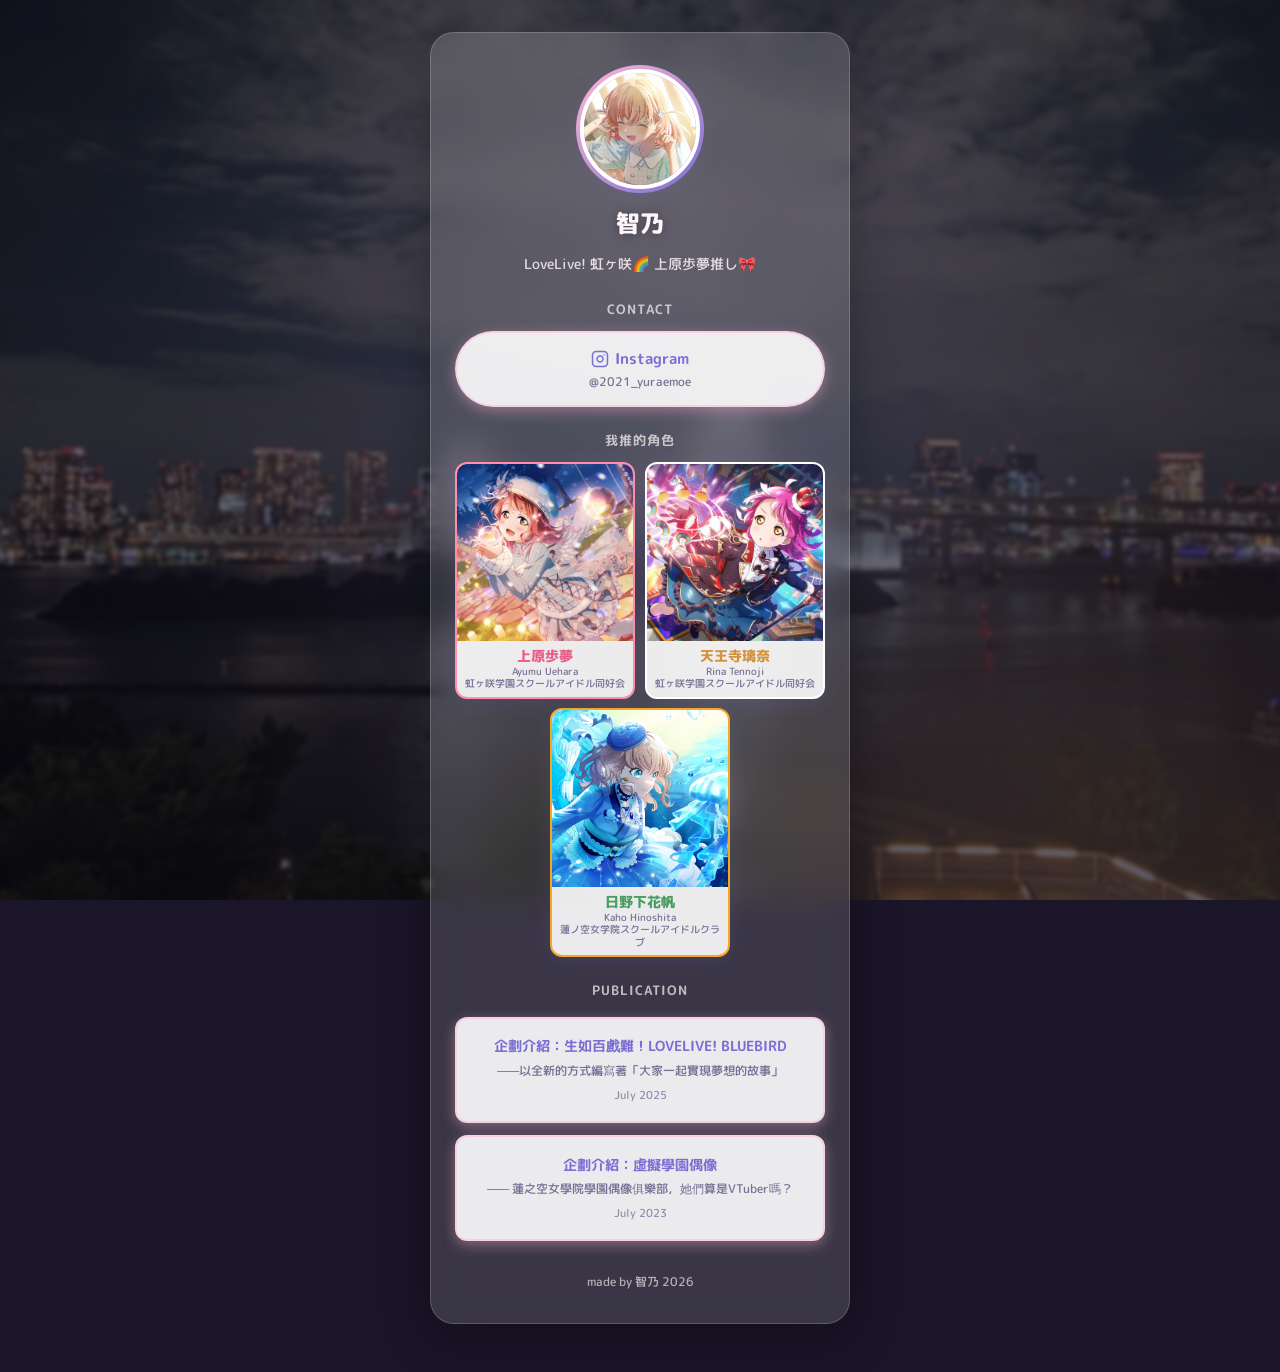
<file: index.html>
<!DOCTYPE html>
<html lang="zh-Hant">
<head>
  <meta charset="UTF-8" />
  <meta name="viewport" content="width=device-width, initial-scale=1.0" />
  <meta name="description" content="Love Live! 虹ヶ咲 — 上原步夢推し" />
  <title>Intro...</title>
  <link rel="preconnect" href="https://fonts.googleapis.com" />
  <link rel="preconnect" href="https://fonts.gstatic.com" crossorigin />
  <link href="https://fonts.googleapis.com/css2?family=M+PLUS+Rounded+1c:wght@400;500;700;800&display=swap" rel="stylesheet" />
  <link rel="stylesheet" href="./css/styles.css" />
</head>
<body>
  <div class="page">
    <div class="page__bg" aria-hidden="true"></div>

    <main class="page__content">

      <!-- (1) Profile -->
      <section class="profile fade-in">
        <div class="profile__avatar-wrap">
          <img
            class="profile__avatar"
            src="./assets/profile_pic.jpg"
            alt="Profile photo"
            width="120"
            height="120"
          />
        </div>
        <h1 class="profile__name">智乃</h1>
        <p class="profile__bio">LoveLive! 虹ヶ咲🌈 上原歩夢推し🎀</p>
      </section>

      <!-- (2) Contact -->
      <section class="section fade-in">
        <h2 class="section__title">Contact</h2>
        <div class="links__list">
          <a class="link-btn" href="https://www.instagram.com/2021_yuraemoe/" target="_blank" rel="noopener noreferrer">
            <span class="link-btn__label">
              <svg class="link-btn__icon" xmlns="http://www.w3.org/2000/svg" width="18" height="18" viewBox="0 0 24 24" fill="none" stroke="currentColor" stroke-width="2" stroke-linecap="round" stroke-linejoin="round" aria-hidden="true"><rect width="20" height="20" x="2" y="2" rx="5" ry="5"/><path d="M16 11.37A4 4 0 1 1 12.63 8 4 4 0 0 1 16 11.37z"/><line x1="17.5" x2="17.51" y1="6.5" y2="6.5"/></svg>
              Instagram
            </span>
            <span class="link-btn__desc">@2021_yuraemoe</span>
          </a>
        </div>
      </section>

      <!-- (3) My favorite characters -->
      <section class="section fade-in">
        <h2 class="section__title">我推的角色</h2>
        <div class="oshi-list">

          <div class="oshi-card oshi-card--ayumu">
            <div class="oshi-card__img-wrap">
              <img
                class="oshi-card__img"
                src="./assets/ayumu_llas.jpg"
                alt="上原步夢"
                loading="lazy"
              />
            </div>
            <div class="oshi-card__info">
              <p class="oshi-card__name">上原歩夢</p>
              <p class="oshi-card__sub">Ayumu Uehara <br>
                 虹ヶ咲学園スクールアイドル同好会</p>
            </div>
          </div>

          <div class="oshi-card oshi-card--rina">
            <div class="oshi-card__img-wrap">
              <img
                class="oshi-card__img"
                src="./assets/rina_llas.jpg"
                alt="天王寺璃奈"
                loading="lazy"
              />
            </div>
            <div class="oshi-card__info">
              <p class="oshi-card__name">天王寺璃奈</p>
              <p class="oshi-card__sub">Rina Tennoji <br>
                虹ヶ咲学園スクールアイドル同好会</p>
            </div>
          </div>

          <div class="oshi-card oshi-card--kaho">
            <div class="oshi-card__img-wrap">
              <img
                class="oshi-card__img"
                src="./assets/kaho_llll.jpg"
                alt="日野下花帆"
                loading="lazy"
              />
            </div>
            <div class="oshi-card__info">
              <p class="oshi-card__name">日野下花帆</p>
              <p class="oshi-card__sub">Kaho Hinoshita <br>
                蓮ノ空女学院スクールアイドルクラブ</p>
            </div>
          </div>

        </div>
      </section>

      <!-- (4) Publication -->
      <section class="section fade-in">
        <h2 class="section__title">Publication</h2>
        <p class="section__intro">
          <!--Some articles on Love Live! previously published in the
          <strong>The Animation and Comics Association (ACA), HKU</strong> newsletter -->
        </p>
        <div class="links__list">
          <a
            class="link-btn link-btn--publication"
            href="https://drive.google.com/file/d/1QRIvTJnSwprgB5XgcjStILXsMeVjuWEb/view?usp=drive_link"
            target="_blank"
            rel="noopener noreferrer"
          >
            <span class="link-btn__label">企劃介紹：生如百戲難！LOVELIVE! BLUEBIRD</span>
            <span class="link-btn__desc">——以全新的方式編寫著「大家一起實現夢想的故事」</span>
            <span class="link-btn__date">July 2025</span>
          </a>
          <a
            class="link-btn link-btn--publication"
            href="https://drive.google.com/file/d/1QRIvTJnSwprgB5XgcjStILXsMeVjuWEb/view?usp=drive_link"
            target="_blank"
            rel="noopener noreferrer"
          >
            <span class="link-btn__label">企劃介紹：虛擬學園偶像</span>
            <span class="link-btn__desc">—— 蓮之空女學院學園偶像俱樂部，她們算是VTuber嗎？</span>
            <span class="link-btn__date">July 2023</span>
          </a>
        </div>
      </section>

      <footer class="footer fade-in">
        <p class="footer__text">made by 智乃 2026</p>
      </footer>

    </main>
  </div>
</body>
</html>
</file>
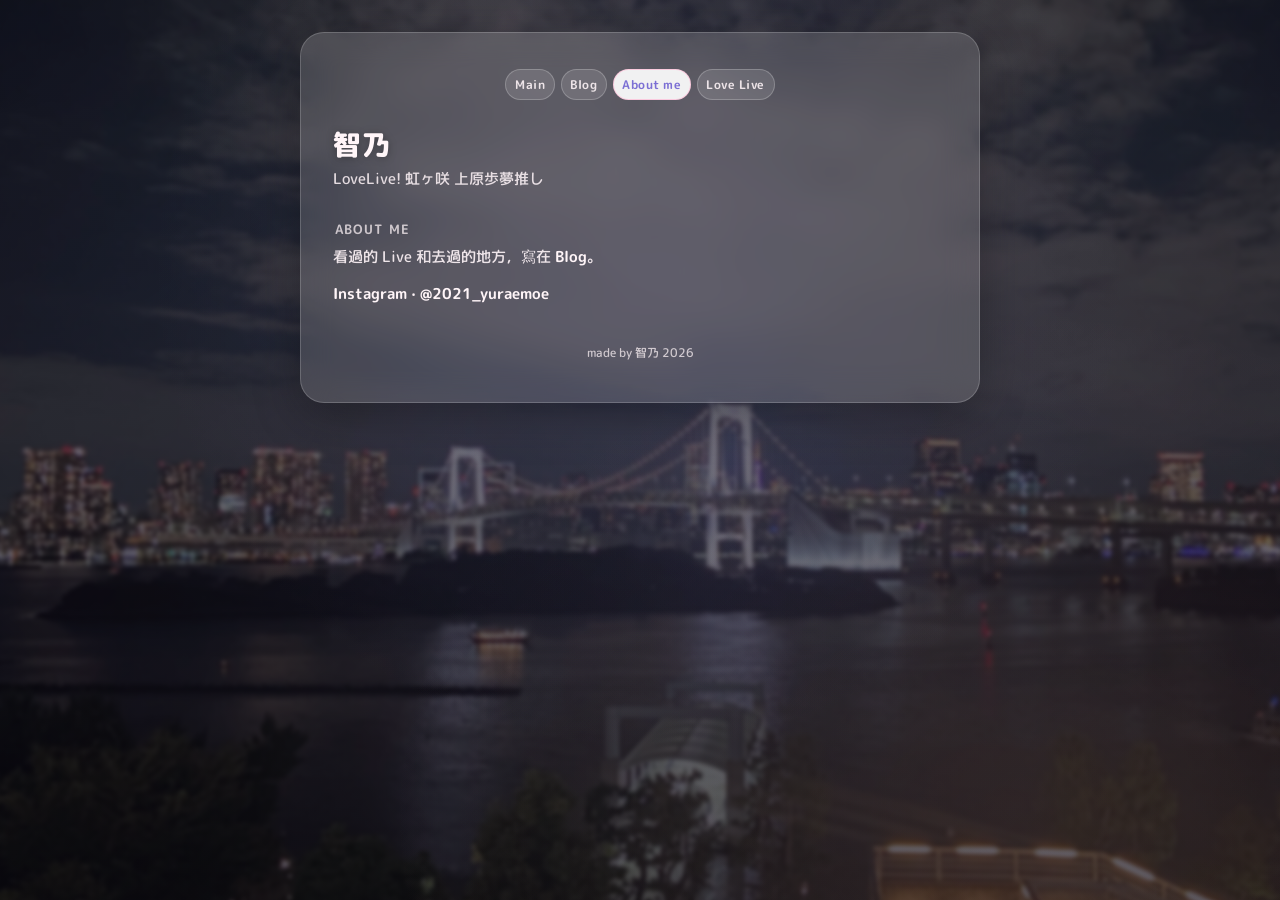
<file: about.html>
<!DOCTYPE html>
<html lang="zh-Hant">
<head>
  <meta charset="UTF-8" />
  <meta name="viewport" content="width=device-width, initial-scale=1.0" />
  <meta name="description" content="智乃 — About me" />
  <title>智乃 — About me</title>
  <link rel="preconnect" href="https://fonts.googleapis.com" />
  <link rel="preconnect" href="https://fonts.gstatic.com" crossorigin />
  <link href="https://fonts.googleapis.com/css2?family=M+PLUS+Rounded+1c:wght@400;500;700;800&display=swap" rel="stylesheet" />
  <link rel="stylesheet" href="./css/styles.css" />
</head>
<body class="theme-journal theme-blog">
  <div class="page">
    <div class="page__bg" aria-hidden="true"></div>

    <main class="page__content page__content--journal">

      <nav class="page-nav fade-in" aria-label="Pages">
        <a class="page-nav__link" href="./main.html">Main</a>
        <a class="page-nav__link" href="./blog.html">Blog</a>
        <a class="page-nav__link page-nav__link--current" href="./about.html" aria-current="page">About me</a>
        <a class="page-nav__link" href="./lovelive.html">Love Live</a>
      </nav>

      <header class="journal-head fade-in">
        <h1 class="journal-head__name">智乃</h1>
        <p class="journal-head__line">LoveLive! 虹ヶ咲 上原歩夢推し</p>
      </header>

      <section class="section fade-in" aria-labelledby="about-heading">
        <h2 class="section__title" id="about-heading">About me</h2>
        <p class="about__text">看過的 Live 和去過的地方，寫在 <a href="./blog.html">Blog</a>。</p>
        <p class="about__text"><a href="https://www.instagram.com/2021_yuraemoe/" target="_blank" rel="noopener noreferrer">Instagram · @2021_yuraemoe</a></p>
      </section>

      <footer class="footer fade-in">
        <p class="footer__text">made by 智乃 2026</p>
      </footer>

    </main>
  </div>
</body>
</html>
</file>
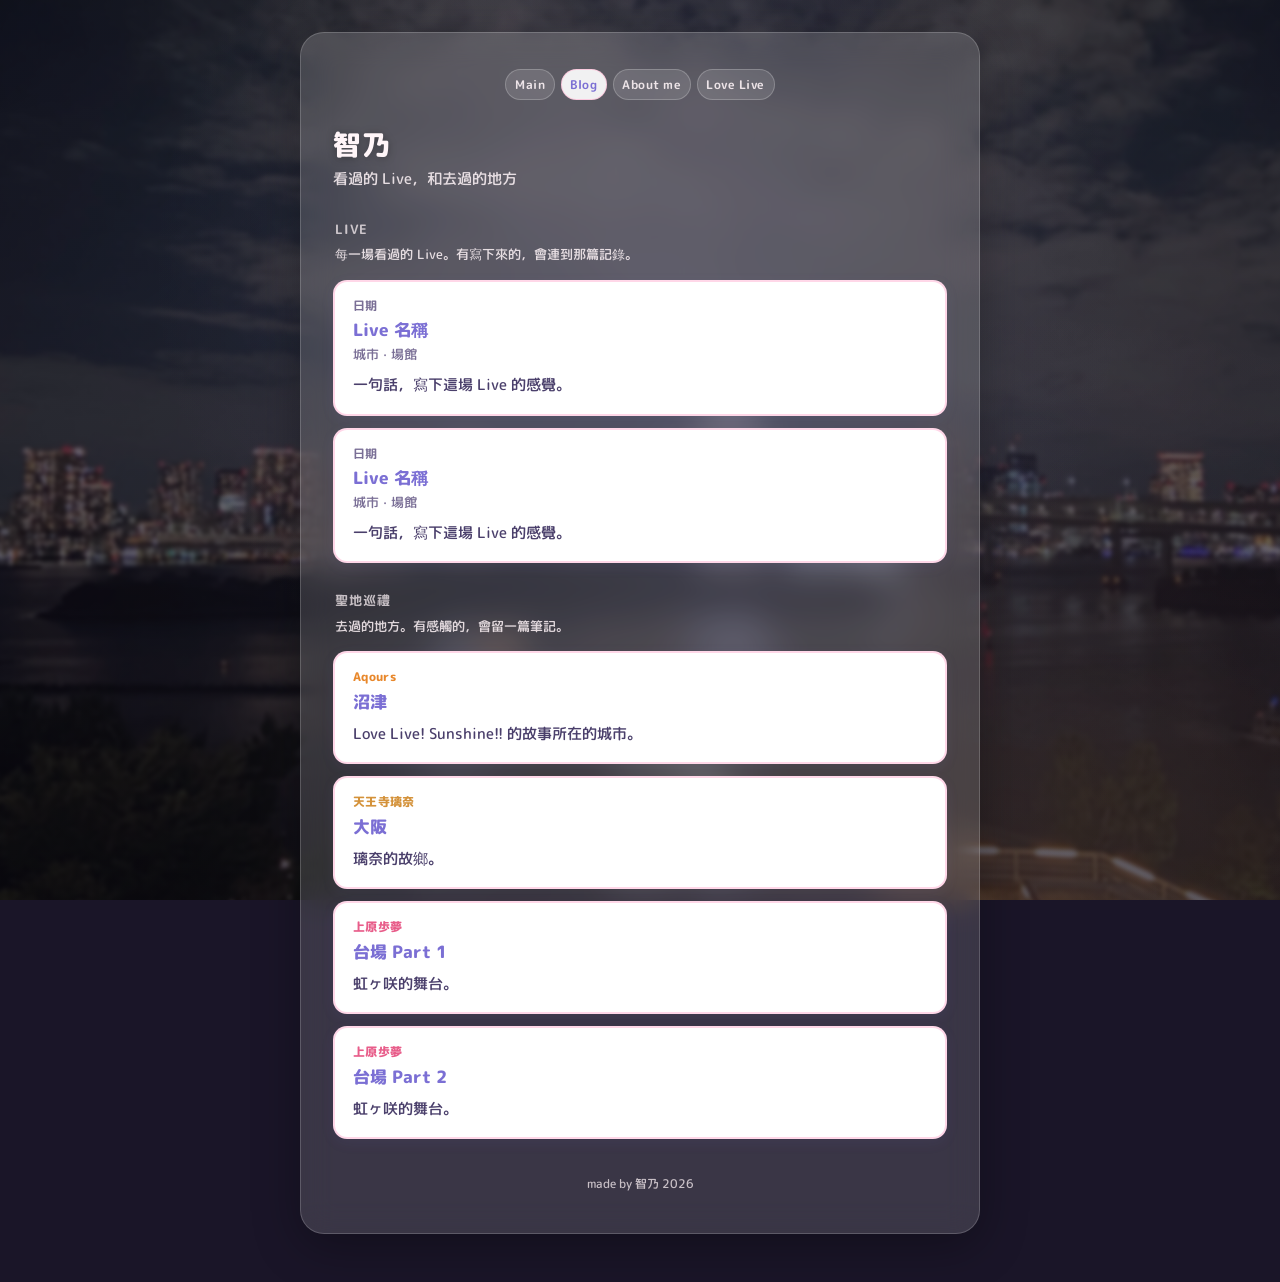
<file: blog.html>
<!DOCTYPE html>
<html lang="zh-Hant">
<head>
  <meta charset="UTF-8" />
  <meta name="viewport" content="width=device-width, initial-scale=1.0" />
  <meta name="description" content="智乃 — 看過的 Live，和去過的地方" />
  <title>智乃 — Live / 聖地</title>
  <link rel="preconnect" href="https://fonts.googleapis.com" />
  <link rel="preconnect" href="https://fonts.gstatic.com" crossorigin />
  <link href="https://fonts.googleapis.com/css2?family=M+PLUS+Rounded+1c:wght@400;500;700;800&display=swap" rel="stylesheet" />
  <link rel="stylesheet" href="./css/styles.css" />
</head>
<body class="theme-journal theme-blog">
  <div class="page">
    <div class="page__bg" aria-hidden="true"></div>

    <main class="page__content page__content--journal">

      <nav class="page-nav fade-in" aria-label="Pages">
        <a class="page-nav__link" href="./main.html">Main</a>
        <a class="page-nav__link page-nav__link--current" href="./blog.html" aria-current="page">Blog</a>
        <a class="page-nav__link" href="./about.html">About me</a>
        <a class="page-nav__link" href="./lovelive.html">Love Live</a>
      </nav>

      <header class="journal-head fade-in">
        <h1 class="journal-head__name">智乃</h1>
        <p class="journal-head__line">看過的 Live，和去過的地方</p>
      </header>

      <section class="section fade-in" aria-labelledby="lives-heading">
        <h2 class="section__title" id="lives-heading">Live</h2>
        <p class="section__intro">每一場看過的 Live。有寫下來的，會連到那篇記錄。</p>
        <ol class="entry-list">
          <li>
            <article class="entry">
              <p class="entry__meta"><time>日期</time></p>
              <h3 class="entry__title">Live 名稱</h3>
              <p class="entry__place">城市 · 場館</p>
              <p class="entry__note">一句話，寫下這場 Live 的感覺。</p>
            </article>
          </li>
          <li>
            <article class="entry">
              <p class="entry__meta"><time>日期</time></p>
              <h3 class="entry__title">Live 名稱</h3>
              <p class="entry__place">城市 · 場館</p>
              <p class="entry__note">一句話，寫下這場 Live 的感覺。</p>
            </article>
          </li>
        </ol>
      </section>

      <section class="section fade-in" aria-labelledby="seichi-heading">
        <h2 class="section__title" id="seichi-heading">聖地巡禮</h2>
        <p class="section__intro">去過的地方。有感觸的，會留一篇筆記。</p>
        <ul class="entry-list">
          <li>
            <article class="entry">
              <p class="entry__tag entry__tag--aqours">Aqours</p>
              <h3 class="entry__title">沼津</h3>
              <p class="entry__note">Love Live! Sunshine!! 的故事所在的城市。</p>
            </article>
          </li>
          <li>
            <article class="entry">
              <p class="entry__tag entry__tag--rina">天王寺璃奈</p>
              <h3 class="entry__title">大阪</h3>
              <p class="entry__note">璃奈的故鄉。</p>
            </article>
          </li>
          <li>
            <article class="entry">
              <p class="entry__tag entry__tag--ayumu">上原歩夢</p>
              <h3 class="entry__title">台場 Part 1</h3>
              <p class="entry__note">虹ヶ咲的舞台。</p>
            </article>
          </li>
          <li>
            <article class="entry">
              <p class="entry__tag entry__tag--ayumu">上原歩夢</p>
              <h3 class="entry__title">台場 Part 2</h3>
              <p class="entry__note">虹ヶ咲的舞台。</p>
            </article>
          </li>
        </ul>
      </section>

      <footer class="footer fade-in">
        <p class="footer__text">made by 智乃 2026</p>
      </footer>

    </main>
  </div>
</body>
</html>
</file>
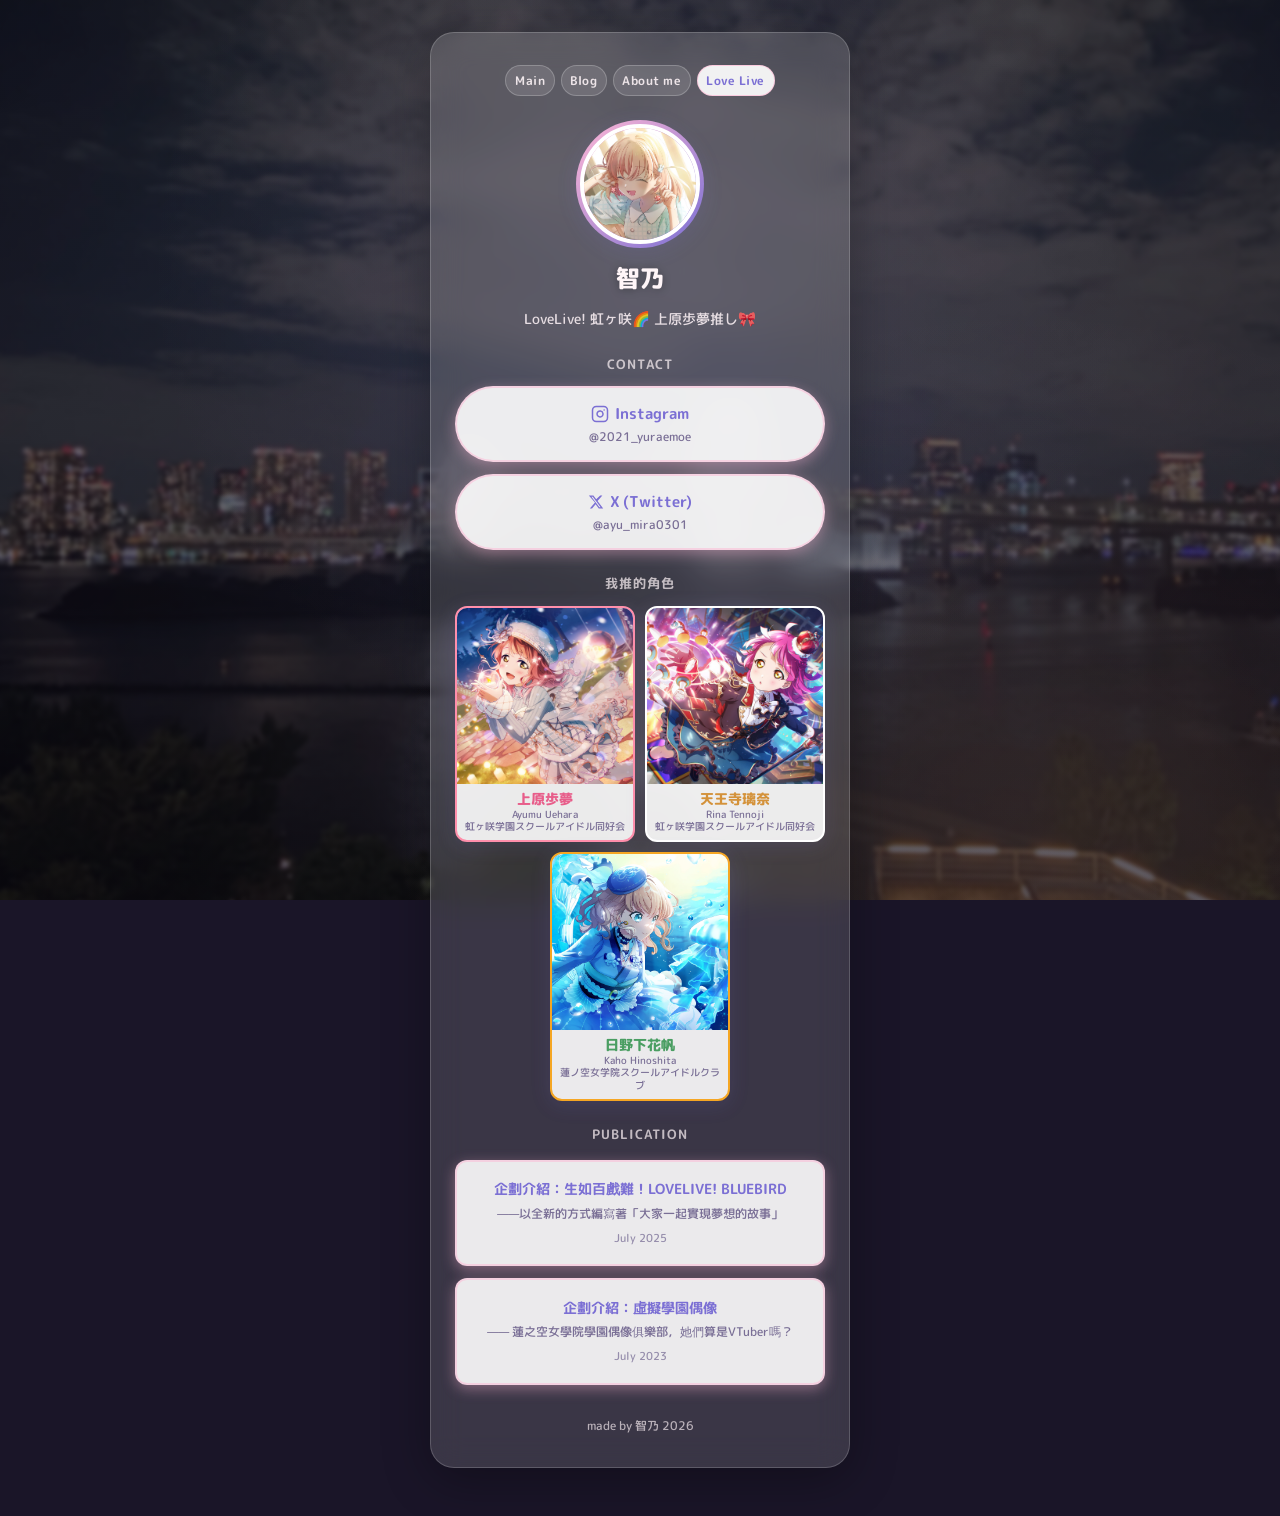
<file: lovelive.html>
<!DOCTYPE html>
<html lang="zh-Hant">
<head>
  <meta charset="UTF-8" />
  <meta name="viewport" content="width=device-width, initial-scale=1.0" />
  <meta name="description" content="Love Live! 虹ヶ咲 — 上原步夢推し" />
  <title>Love Live</title>
  <link rel="preconnect" href="https://fonts.googleapis.com" />
  <link rel="preconnect" href="https://fonts.gstatic.com" crossorigin />
  <link href="https://fonts.googleapis.com/css2?family=M+PLUS+Rounded+1c:wght@400;500;700;800&display=swap" rel="stylesheet" />
  <link rel="stylesheet" href="./css/styles.css" />
</head>
<body>
  <div class="page">
    <div class="page__bg" aria-hidden="true"></div>

    <main class="page__content">

      <nav class="page-nav fade-in" aria-label="Pages">
        <a class="page-nav__link" href="./main.html">Main</a>
        <a class="page-nav__link" href="./blog.html">Blog</a>
        <a class="page-nav__link" href="./about.html">About me</a>
        <a class="page-nav__link page-nav__link--current" href="./lovelive.html" aria-current="page">Love Live</a>
      </nav>

      <!-- (1) Profile -->
      <section class="profile fade-in">
        <div class="profile__avatar-wrap">
          <img
            class="profile__avatar"
            src="./assets/profile_pic.jpg"
            alt="Profile photo"
            width="120"
            height="120"
          />
        </div>
        <h1 class="profile__name">智乃</h1>
        <p class="profile__bio">LoveLive! 虹ヶ咲🌈 上原歩夢推し🎀</p>
      </section>

      <!-- (2) Contact -->
      <section class="section fade-in">
        <h2 class="section__title">Contact</h2>
        <div class="links__list">
          <a class="link-btn" href="https://www.instagram.com/2021_yuraemoe/" target="_blank" rel="noopener noreferrer">
            <span class="link-btn__label">
              <svg class="link-btn__icon" xmlns="http://www.w3.org/2000/svg" width="18" height="18" viewBox="0 0 24 24" fill="none" stroke="currentColor" stroke-width="2" stroke-linecap="round" stroke-linejoin="round" aria-hidden="true"><rect width="20" height="20" x="2" y="2" rx="5" ry="5"/><path d="M16 11.37A4 4 0 1 1 12.63 8 4 4 0 0 1 16 11.37z"/><line x1="17.5" x2="17.51" y1="6.5" y2="6.5"/></svg>
              Instagram
            </span>
            <span class="link-btn__desc">@2021_yuraemoe</span>
          </a>
          <a class="link-btn" href="https://www.twitter.com/ayu_mira0301/" target="_blank" rel="noopener noreferrer">
            <span class="link-btn__label">
              <svg class="link-btn__icon" xmlns="http://www.w3.org/2000/svg" width="16" height="16" viewBox="0 0 24 24" fill="currentColor" aria-hidden="true"><path d="M18.244 2.25h3.308l-7.227 8.26 8.502 11.24H16.17l-4.714-6.231-5.401 6.231H2.744l7.727-8.835L1.254 2.25H8.08l4.253 5.622L18.244 2.25zm-1.161 17.52h1.833L7.084 4.126H5.117z"/></svg>
              X (Twitter)
            </span>
            <span class="link-btn__desc">@ayu_mira0301</span>
          </a>
        </div>

      </section>

      <!-- (3) My favorite characters -->
      <section class="section fade-in">
        <h2 class="section__title">我推的角色</h2>
        <div class="oshi-list">

          <div class="oshi-card oshi-card--ayumu">
            <div class="oshi-card__img-wrap">
              <img
                class="oshi-card__img"
                src="./assets/ayumu_llas.jpg"
                alt="上原步夢"
                loading="lazy"
              />
            </div>
            <div class="oshi-card__info">
              <p class="oshi-card__name">上原歩夢</p>
              <p class="oshi-card__sub">Ayumu Uehara <br>
                 虹ヶ咲学園スクールアイドル同好会</p>
            </div>
          </div>

          <div class="oshi-card oshi-card--rina">
            <div class="oshi-card__img-wrap">
              <img
                class="oshi-card__img"
                src="./assets/rina_llas.jpg"
                alt="天王寺璃奈"
                loading="lazy"
              />
            </div>
            <div class="oshi-card__info">
              <p class="oshi-card__name">天王寺璃奈</p>
              <p class="oshi-card__sub">Rina Tennoji <br>
                虹ヶ咲学園スクールアイドル同好会</p>
            </div>
          </div>

          <div class="oshi-card oshi-card--kaho">
            <div class="oshi-card__img-wrap">
              <img
                class="oshi-card__img"
                src="./assets/kaho_llll.jpg"
                alt="日野下花帆"
                loading="lazy"
              />
            </div>
            <div class="oshi-card__info">
              <p class="oshi-card__name">日野下花帆</p>
              <p class="oshi-card__sub">Kaho Hinoshita <br>
                蓮ノ空女学院スクールアイドルクラブ</p>
            </div>
          </div>

        </div>
      </section>

      <!-- (4) Publication -->
      <section class="section fade-in">
        <h2 class="section__title">Publication</h2>
        <p class="section__intro">
          <!--Some articles on Love Live! previously published in the
          <strong>The Animation and Comics Association (ACA), HKU</strong> newsletter -->
        </p>
        <div class="links__list">
          <a
            class="link-btn link-btn--publication"
            href="https://drive.google.com/file/d/1QRIvTJnSwprgB5XgcjStILXsMeVjuWEb/view?usp=drive_link"
            target="_blank"
            rel="noopener noreferrer"
          >
            <span class="link-btn__label">企劃介紹：生如百戲難！LOVELIVE! BLUEBIRD</span>
            <span class="link-btn__desc">——以全新的方式編寫著「大家一起實現夢想的故事」</span>
            <span class="link-btn__date">July 2025</span>
          </a>
          <a
            class="link-btn link-btn--publication"
            href="https://drive.google.com/file/d/1QRIvTJnSwprgB5XgcjStILXsMeVjuWEb/view?usp=drive_link"
            target="_blank"
            rel="noopener noreferrer"
          >
            <span class="link-btn__label">企劃介紹：虛擬學園偶像</span>
            <span class="link-btn__desc">—— 蓮之空女學院學園偶像俱樂部，她們算是VTuber嗎？</span>
            <span class="link-btn__date">July 2023</span>
          </a>
        </div>
      </section>

      <footer class="footer fade-in">
        <p class="footer__text">made by 智乃 2026</p>
      </footer>

    </main>
  </div>
</body>
</html>
</file>
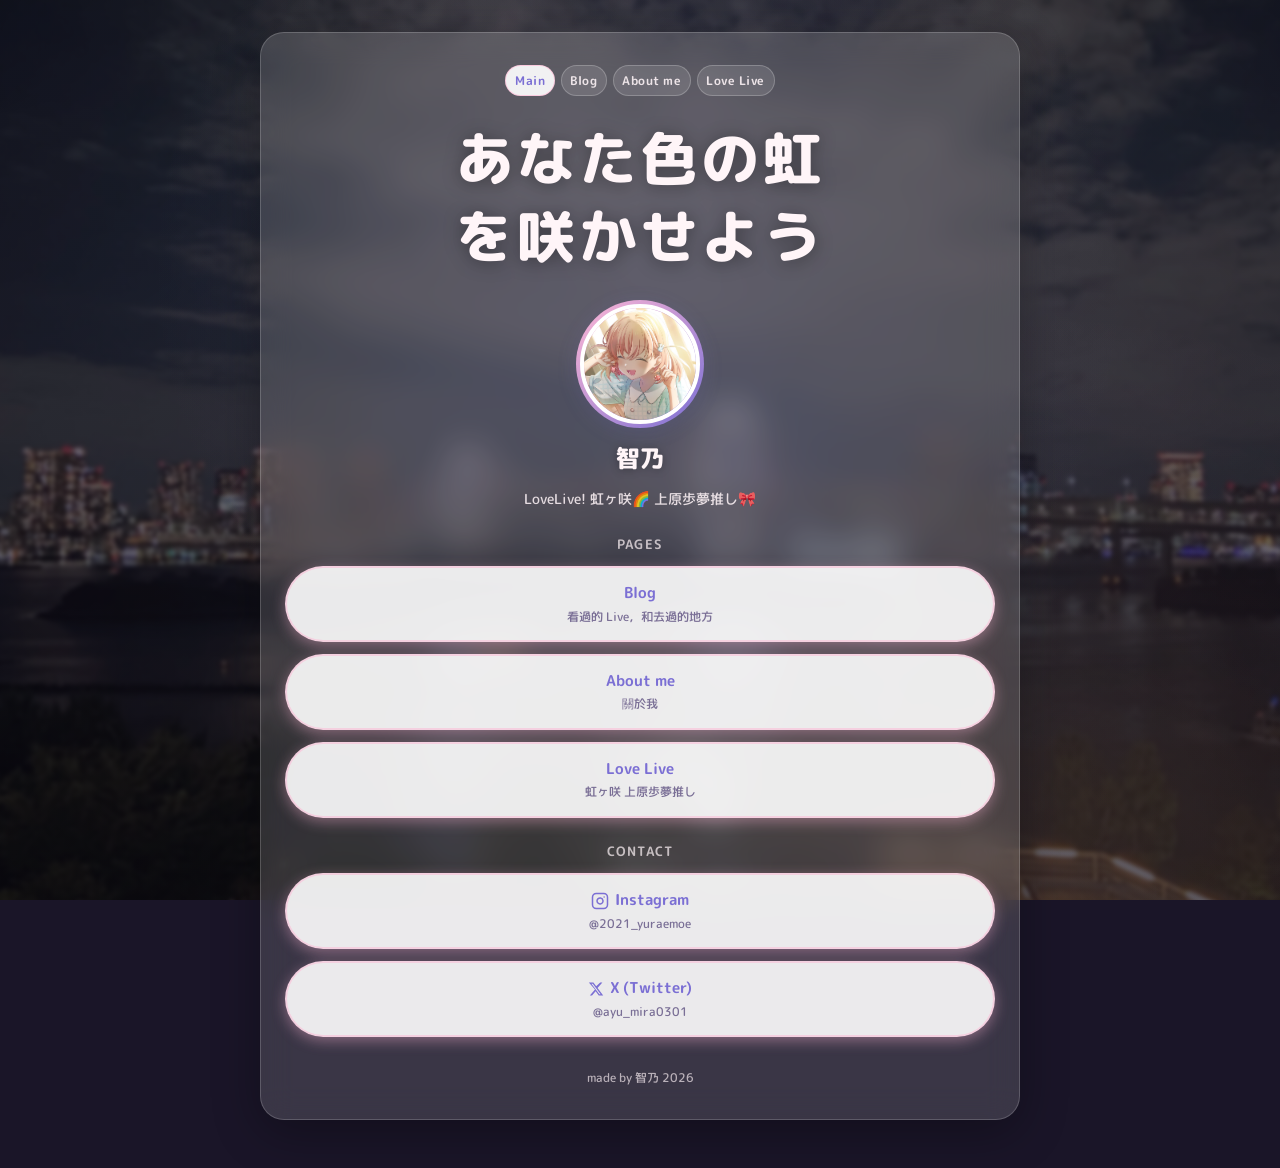
<file: main.html>
<!DOCTYPE html>
<html lang="zh-Hant">
<head>
  <meta charset="UTF-8" />
  <meta name="viewport" content="width=device-width, initial-scale=1.0" />
  <meta name="description" content="智乃 — personal site" />
  <title>智乃</title>
  <link rel="preconnect" href="https://fonts.googleapis.com" />
  <link rel="preconnect" href="https://fonts.gstatic.com" crossorigin />
  <link href="https://fonts.googleapis.com/css2?family=M+PLUS+Rounded+1c:wght@400;500;700;800&display=swap" rel="stylesheet" />
  <link rel="stylesheet" href="./css/styles.css" />
</head>
<body>
  <div class="page">
    <div class="page__bg" aria-hidden="true"></div>

    <main class="page__content page__content--main">

      <nav class="page-nav fade-in" aria-label="Pages">
        <a class="page-nav__link page-nav__link--current" href="./main.html" aria-current="page">Main</a>
        <a class="page-nav__link" href="./blog.html">Blog</a>
        <a class="page-nav__link" href="./about.html">About me</a>
        <a class="page-nav__link" href="./lovelive.html">Love Live</a>
      </nav>

      <p class="hero-line fade-in">あなた色の虹を咲かせよう</p>

      <section class="profile fade-in">
        <div class="profile__avatar-wrap">
          <img
            class="profile__avatar"
            src="./assets/profile_pic.jpg"
            alt="Profile photo"
            width="120"
            height="120"
          />
        </div>
        <h1 class="profile__name">智乃</h1>
        <p class="profile__bio">LoveLive! 虹ヶ咲🌈 上原歩夢推し🎀</p>
      </section>

      <section class="section fade-in">
        <h2 class="section__title">Pages</h2>
        <div class="links__list">
          <a class="link-btn" href="./blog.html">
            <span class="link-btn__label">Blog</span>
            <span class="link-btn__desc">看過的 Live，和去過的地方</span>
          </a>
          <a class="link-btn" href="./about.html">
            <span class="link-btn__label">About me</span>
            <span class="link-btn__desc">關於我</span>
          </a>
          <a class="link-btn" href="./lovelive.html">
            <span class="link-btn__label">Love Live</span>
            <span class="link-btn__desc">虹ヶ咲 上原歩夢推し</span>
          </a>
        </div>
      </section>

      <section class="section fade-in">
        <h2 class="section__title">Contact</h2>
        <div class="links__list">
          <a class="link-btn" href="https://www.instagram.com/2021_yuraemoe/" target="_blank" rel="noopener noreferrer">
            <span class="link-btn__label">
              <svg class="link-btn__icon" xmlns="http://www.w3.org/2000/svg" width="18" height="18" viewBox="0 0 24 24" fill="none" stroke="currentColor" stroke-width="2" stroke-linecap="round" stroke-linejoin="round" aria-hidden="true"><rect width="20" height="20" x="2" y="2" rx="5" ry="5"/><path d="M16 11.37A4 4 0 1 1 12.63 8 4 4 0 0 1 16 11.37z"/><line x1="17.5" x2="17.51" y1="6.5" y2="6.5"/></svg>
              Instagram
            </span>
            <span class="link-btn__desc">@2021_yuraemoe</span>
          </a>
          <a class="link-btn" href="https://www.twitter.com/ayu_mira0301/" target="_blank" rel="noopener noreferrer">
            <span class="link-btn__label">
              <svg class="link-btn__icon" xmlns="http://www.w3.org/2000/svg" width="16" height="16" viewBox="0 0 24 24" fill="currentColor" aria-hidden="true"><path d="M18.244 2.25h3.308l-7.227 8.26 8.502 11.24H16.17l-4.714-6.231-5.401 6.231H2.744l7.727-8.835L1.254 2.25H8.08l4.253 5.622L18.244 2.25zm-1.161 17.52h1.833L7.084 4.126H5.117z"/></svg>
              X (Twitter)
            </span>
            <span class="link-btn__desc">@ayu_mira0301</span>
          </a>
        </div>
      </section>

      <footer class="footer fade-in">
        <p class="footer__text">made by 智乃 2026</p>
      </footer>

    </main>
  </div>
</body>
</html>
</file>
<file: css/styles.css>
/* Love Live Intro Page — lit.link-style theme */

:root {
  --color-sakura: #ffb7d5;
  --color-sky: #b8e4ff;
  --color-cream: #fff5f8;
  --color-purple: #7b6fd4;
  --color-purple-light: #e8d5ff;
  --color-text: #4a3f6b;
  --color-text-muted: #7a6f96;
  --color-white: #ffffff;
  --shadow-soft: 0 4px 20px rgba(123, 111, 212, 0.15);
  --shadow-btn: 0 4px 14px rgba(255, 183, 213, 0.4);
  --radius-pill: 999px;
  --radius-card: 16px;
  --max-width: 420px;
  --font: 'M PLUS Rounded 1c', system-ui, sans-serif;
}

*,
*::before,
*::after {
  box-sizing: border-box;
  margin: 0;
  padding: 0;
}

html {
  -webkit-text-size-adjust: 100%;
}

body {
  font-family: var(--font);
  color: var(--color-text);
  background: #1a1528;
  min-height: 100dvh;
  line-height: 1.5;
  -webkit-font-smoothing: antialiased;
}

img {
  display: block;
  max-width: 100%;
}

a {
  color: inherit;
  text-decoration: none;
}

/* Page layout */

.page {
  position: relative;
  min-height: 100dvh;
  display: flex;
  justify-content: center;
  padding: 2rem 1.25rem 3rem;
}

.page__bg {
  position: fixed;
  inset: 0;
  z-index: 0;
  overflow: hidden;
}

/* Photo layer — slight blur + dim so content reads clearly */
.page__bg::before {
  content: '';
  position: absolute;
  inset: -24px;
  background: url('../assets/background.webp') center / cover no-repeat;
  filter: blur(2px) brightness(0.62) saturate(0.92);
  transform: scale(1.04);
}

/* Overlay — vignette, darkening, soft Love Live tint */
.page__bg::after {
  content: '';
  position: absolute;
  inset: 0;
  background:
    radial-gradient(ellipse at 50% 30%, rgba(123, 111, 212, 0.07) 0%, transparent 55%),
    radial-gradient(ellipse at 80% 90%, rgba(255, 183, 213, 0.05) 0%, transparent 45%),
    linear-gradient(
      to bottom,
      rgba(15, 10, 30, 0.18) 0%,
      rgba(20, 15, 40, 0.32) 45%,
      rgba(10, 8, 25, 0.48) 100%
    );
}

/* Page switcher */

.page-nav {
  display: flex;
  flex-wrap: wrap;
  gap: 0.35rem;
  width: 100%;
  justify-content: center;
}

.page-nav__link {
  padding: 0.35rem 0.55rem;
  border-radius: var(--radius-pill);
  font-size: 0.75rem;
  font-weight: 700;
  letter-spacing: 0.04em;
  color: rgba(255, 245, 248, 0.88);
  background: rgba(255, 255, 255, 0.12);
  border: 1px solid rgba(255, 255, 255, 0.22);
  transition: background 0.2s ease, color 0.2s ease, transform 0.2s ease;
}

.page-nav__link:hover {
  background: rgba(255, 255, 255, 0.22);
  transform: translateY(-1px);
}

.page-nav__link--current {
  background: rgba(255, 255, 255, 0.92);
  color: var(--color-purple);
  border-color: rgba(255, 183, 213, 0.65);
}

.page-nav__link--current:hover {
  background: var(--color-white);
  transform: none;
}

.hero-line {
  width: 100%;
  font-size: clamp(2.15rem, 5.4vw, 3.6rem);
  font-weight: 800;
  line-height: 1.35;
  text-align: center;
  text-wrap: balance;
  color: #fff5f8;
  letter-spacing: 0.06em;
  text-shadow: 0 2px 18px rgba(0, 0, 0, 0.35);
}

.page__content {
  position: relative;
  z-index: 1;
  width: 100%;
  max-width: var(--max-width);
  display: flex;
  flex-direction: column;
  align-items: center;
  gap: 1.5rem;
  background: rgba(255, 255, 255, 0.1);
  backdrop-filter: blur(14px);
  -webkit-backdrop-filter: blur(14px);
  border-radius: 20px;
  padding: 1.5rem 1.25rem;
  border: 1px solid rgba(255, 255, 255, 0.18);
  box-shadow: 0 8px 32px rgba(0, 0, 0, 0.25);
}

.page__content--main {
  max-width: 760px;
  padding: 2rem 2.25rem 2.25rem;
}

/* Fade-in animation */

.fade-in {
  animation: fadeInUp 0.6s ease both;
}

.profile.fade-in { animation-delay: 0.05s; }
.section:nth-of-type(2).fade-in { animation-delay: 0.15s; }
.section:nth-of-type(3).fade-in { animation-delay: 0.25s; }
.section:nth-of-type(4).fade-in { animation-delay: 0.35s; }
.footer.fade-in { animation-delay: 0.45s; }

@keyframes fadeInUp {
  from {
    opacity: 0;
    transform: translateY(12px);
  }
  to {
    opacity: 1;
    transform: translateY(0);
  }
}

/* Profile */

.profile {
  display: flex;
  flex-direction: column;
  align-items: center;
  text-align: center;
  gap: 0.75rem;
  width: 100%;
}

.profile__avatar-wrap {
  padding: 4px;
  border-radius: 50%;
  background: linear-gradient(135deg, var(--color-sakura), var(--color-purple));
  box-shadow: var(--shadow-soft);
}

.profile__avatar {
  width: 120px;
  height: 120px;
  border-radius: 50%;
  object-fit: cover;
  border: 4px solid var(--color-white);
}

.profile__name {
  font-size: 1.5rem;
  font-weight: 800;
  color: #fff5f8;
  letter-spacing: 0.02em;
  text-shadow: 0 1px 8px rgba(0, 0, 0, 0.3);
}

.profile__bio {
  font-size: 0.9rem;
  font-weight: 500;
  color: rgba(255, 245, 248, 0.85);
  max-width: 320px;
  line-height: 1.6;
}

/* Sections */

.section {
  width: 100%;
}

.section__title {
  font-size: 0.8rem;
  font-weight: 700;
  color: rgba(255, 245, 248, 0.7);
  text-align: center;
  letter-spacing: 0.08em;
  text-transform: uppercase;
  margin-bottom: 0.75rem;
}

.section__intro {
  font-size: 0.82rem;
  font-weight: 500;
  color: rgba(255, 245, 248, 0.8);
  text-align: center;
  line-height: 1.65;
  margin-bottom: 1rem;
  padding: 0 0.25rem;
}

.section__intro strong {
  font-weight: 700;
  color: #e8d5ff;
}

/* Journal — lives and 聖地 (blog.html) */

.theme-journal .page {
  align-items: flex-start;
}

.theme-blog .page__content.page__content--journal {
  background: rgba(255, 255, 255, 0.1);
  backdrop-filter: blur(14px);
  -webkit-backdrop-filter: blur(14px);
  border: 1px solid rgba(255, 255, 255, 0.18);
  border-radius: 20px;
  box-shadow: 0 8px 32px rgba(0, 0, 0, 0.25);
}

.theme-blog .journal-head__name {
  color: #fff5f8;
  text-shadow: 0 1px 8px rgba(0, 0, 0, 0.3);
}

.theme-blog .journal-head__line,
.theme-blog .page__content--journal .section__intro {
  color: rgba(255, 245, 248, 0.85);
}

.theme-blog .page__content--journal .section__title,
.theme-blog .page__content--journal .footer__text,
.theme-blog .journal-nav__link {
  color: rgba(255, 245, 248, 0.72);
}

.theme-blog .journal-nav {
  border-bottom-color: rgba(255, 255, 255, 0.22);
}

.theme-blog .journal-nav__link:hover,
.theme-blog .journal-nav__link--current {
  color: #fff5f8;
}

.theme-blog .journal-nav__link--current {
  border-bottom-color: var(--color-sakura);
}

.theme-blog .about__text {
  color: rgba(255, 245, 248, 0.9);
}

.theme-blog .about__text a {
  color: #fff5f8;
}

.theme-journal .page__bg::before {
  filter: blur(8px) brightness(0.38) saturate(0.8);
}

.theme-journal .page__bg::after {
  background: linear-gradient(
    to bottom,
    rgba(10, 8, 22, 0.5) 0%,
    rgba(12, 8, 24, 0.58) 100%
  );
}

.theme-blog .page__bg::before {
  filter: blur(2px) brightness(0.62) saturate(0.92);
}

.theme-blog .page__bg::after {
  background:
    radial-gradient(ellipse at 50% 30%, rgba(123, 111, 212, 0.07) 0%, transparent 55%),
    radial-gradient(ellipse at 80% 90%, rgba(255, 183, 213, 0.05) 0%, transparent 45%),
    linear-gradient(
      to bottom,
      rgba(15, 10, 30, 0.18) 0%,
      rgba(20, 15, 40, 0.32) 45%,
      rgba(10, 8, 25, 0.48) 100%
    );
}

.page__content.page__content--journal {
  max-width: 680px;
  align-items: stretch;
  gap: 1.75rem;
  background: rgba(255, 245, 248, 0.96);
  backdrop-filter: none;
  -webkit-backdrop-filter: none;
  border-radius: 24px;
  border: 1px solid rgba(255, 255, 255, 0.55);
  box-shadow: 0 12px 40px rgba(0, 0, 0, 0.28);
  padding: 1.75rem 1.35rem 2rem;
}

.theme-journal .journal-head.fade-in { animation-delay: 0.05s; }
.theme-journal .section:nth-of-type(1).fade-in { animation-delay: 0.12s; }
.theme-journal .section:nth-of-type(2).fade-in { animation-delay: 0.2s; }
.theme-journal .footer.fade-in { animation-delay: 0.28s; }

.journal-head {
  display: flex;
  flex-direction: column;
  align-items: flex-start;
  gap: 0.35rem;
  width: 100%;
}

.journal-nav {
  display: flex;
  flex-wrap: wrap;
  gap: 0.35rem 1.15rem;
  width: 100%;
  padding-bottom: 0.85rem;
  border-bottom: 1px solid rgba(123, 111, 212, 0.16);
}

.journal-nav__link {
  font-size: 0.82rem;
  font-weight: 700;
  letter-spacing: 0.02em;
  color: var(--color-text-muted);
  padding-bottom: 0.12rem;
  border-bottom: 2px solid transparent;
}

.journal-nav__link:hover {
  color: var(--color-purple);
}

.journal-nav__link--current {
  color: var(--color-purple);
  border-bottom-color: var(--color-sakura);
}

.about__text {
  font-size: 0.95rem;
  font-weight: 500;
  color: var(--color-text);
  line-height: 1.75;
}

.about__text + .about__text {
  margin-top: 0.65rem;
}

.about__text a {
  color: var(--color-purple);
  font-weight: 700;
}

.about__text a:hover {
  text-decoration: underline;
}

.journal-head__name {
  font-size: 1.75rem;
  font-weight: 800;
  color: var(--color-purple);
  letter-spacing: 0.02em;
  line-height: 1.2;
}

.journal-head__line {
  font-size: 0.95rem;
  font-weight: 500;
  color: var(--color-text);
  line-height: 1.6;
}

.page__content--journal .section__title {
  text-align: left;
  color: var(--color-text-muted);
  margin-bottom: 0.35rem;
  padding-left: 0.15rem;
}

.page__content--journal .section__intro {
  text-align: left;
  color: var(--color-text-muted);
  margin-bottom: 0.85rem;
  padding: 0 0.15rem;
}

.page__content--journal .footer__text {
  color: var(--color-text-muted);
}

.entry-list {
  list-style: none;
  display: flex;
  flex-direction: column;
  gap: 0.75rem;
  width: 100%;
}

.entry {
  padding: 1rem 1.1rem 1.05rem;
  border-radius: 14px;
  background: var(--color-white);
  border: 2px solid rgba(255, 183, 213, 0.55);
  box-shadow: 0 4px 14px rgba(123, 111, 212, 0.08);
}

.entry__meta {
  font-size: 0.72rem;
  font-weight: 700;
  letter-spacing: 0.06em;
  color: var(--color-text-muted);
}

.entry__tag {
  font-size: 0.72rem;
  font-weight: 800;
  letter-spacing: 0.04em;
}

.entry__tag--ayumu { color: #e85d8a; }
.entry__tag--rina { color: #d4923a; }
.entry__tag--kaho { color: #4a9e62; }
.entry__tag--aqours { color: #e8872a; }

.entry__title {
  margin-top: 0.2rem;
  font-size: 1.05rem;
  font-weight: 800;
  color: var(--color-purple);
  line-height: 1.4;
}

.entry__place {
  margin-top: 0.2rem;
  font-size: 0.82rem;
  font-weight: 500;
  color: var(--color-text-muted);
}

.entry__note {
  margin-top: 0.45rem;
  font-size: 0.92rem;
  font-weight: 500;
  line-height: 1.7;
  color: var(--color-text);
}

/* Link buttons */

.links__list {
  display: flex;
  flex-direction: column;
  gap: 0.75rem;
  width: 100%;
}

.link-btn {
  display: flex;
  flex-direction: column;
  align-items: center;
  justify-content: center;
  width: 100%;
  padding: 0.9rem 1.5rem;
  border-radius: var(--radius-pill);
  background: rgba(255, 255, 255, 0.9);
  border: 2px solid rgba(255, 183, 213, 0.5);
  box-shadow: var(--shadow-btn);
  text-align: center;
  transition: transform 0.2s ease, box-shadow 0.2s ease, background 0.2s ease;
}

.link-btn:hover {
  transform: translateY(-2px);
  background: var(--color-white);
  box-shadow: 0 6px 22px rgba(255, 183, 213, 0.5);
}

.link-btn:active {
  transform: translateY(0);
}

.link-btn__label {
  display: inline-flex;
  align-items: center;
  gap: 0.4rem;
  font-size: 0.95rem;
  font-weight: 700;
  color: var(--color-purple);
}

.link-btn__icon {
  flex-shrink: 0;
}

.link-btn--disabled {
  opacity: 0.65;
  cursor: default;
  pointer-events: none;
}

.link-btn--disabled:hover {
  transform: none;
  box-shadow: var(--shadow-btn);
}

.link-btn--publication {
  padding: 1.1rem 1.25rem;
  border-radius: 12px;
}

.link-btn--publication .link-btn__label {
  font-size: 0.85rem;
  line-height: 1.45;
  text-wrap: balance;
}

.link-btn--publication .link-btn__desc {
  font-size: 0.78rem;
  line-height: 1.5;
  margin-top: 0.35rem;
}

.link-btn__date {
  font-size: 0.7rem;
  font-weight: 500;
  color: var(--color-text-muted);
  opacity: 0.75;
  margin-top: 0.4rem;
}

.link-btn__desc {
  font-size: 0.75rem;
  font-weight: 500;
  color: var(--color-text-muted);
  margin-top: 0.15rem;
}

/* Oshi (推し) character cards */

.oshi-list {
  display: grid;
  grid-template-columns: 1fr;
  gap: 0.6rem;
  width: 100%;
}

@media (min-width: 480px) {
  .oshi-list {
    grid-template-columns: repeat(2, 1fr);
  }

  /* Center lone card on last row when count is odd */
  .oshi-card:last-child:nth-child(odd) {
    grid-column: 1 / -1;
    width: calc((100% - 0.6rem) / 2);
    justify-self: center;
  }
}

.oshi-card {
  display: block;
  border-radius: 12px;
  overflow: hidden;
  background: rgba(255, 255, 255, 0.9);
  border: 2px solid rgba(255, 143, 171, 0.5);
  box-shadow: var(--shadow-soft);
  transition: transform 0.2s ease, box-shadow 0.2s ease;
}

.oshi-card:hover {
  transform: translateY(-2px);
  box-shadow: 0 8px 24px rgba(255, 143, 171, 0.35);
}

.oshi-card--ayumu {
  border-color: #ff8fab;
}

.oshi-card--ayumu:hover {
  box-shadow: 0 8px 24px rgba(255, 143, 171, 0.35);
}

.oshi-card--ayumu .oshi-card__name {
  color: #e85d8a;
}

.oshi-card--rina {
  border-color: #ffffff;
}

.oshi-card--rina:hover {
  box-shadow: 0 8px 24px rgba(255, 255, 255, 0.5);
}

.oshi-card--rina .oshi-card__name {
  color: #d4923a;
}

.oshi-card--kaho {
  border-color: #f5a623;
}

.oshi-card--kaho:hover {
  box-shadow: 0 8px 24px rgba(245, 166, 35, 0.35);
}

.oshi-card--kaho .oshi-card__name {
  color: #4a9e62;
}

.oshi-card__img-wrap {
  aspect-ratio: 1;
  overflow: hidden;
}

.oshi-card__img {
  width: 100%;
  height: 100%;
  object-fit: cover;
}

.oshi-card__info {
  padding: 0.4rem 0.5rem;
  text-align: center;
}

.oshi-card__name {
  font-size: 0.85rem;
  font-weight: 800;
  line-height: 1.25;
}

.oshi-card__sub {
  font-size: 0.6rem;
  font-weight: 500;
  color: var(--color-text-muted);
  margin-top: 0.1rem;
  line-height: 1.3;
}

/* Footer */

.footer {
  width: 100%;
  text-align: center;
  padding-top: 0.5rem;
}

.footer__text {
  font-size: 0.75rem;
  font-weight: 500;
  color: rgba(255, 245, 248, 0.65);
}

/* Desktop: stronger frosted panel */

@media (min-width: 480px) {
  .page__content {
    background: rgba(255, 255, 255, 0.14);
    backdrop-filter: blur(16px);
    -webkit-backdrop-filter: blur(16px);
    border-radius: 24px;
    padding: 2rem 1.5rem;
    box-shadow: 0 12px 48px rgba(0, 0, 0, 0.3);
  }

  .page__content.page__content--journal {
    padding: 2.25rem 2rem 2.5rem;
    background: rgba(255, 245, 248, 0.96);
    backdrop-filter: none;
    -webkit-backdrop-filter: none;
    box-shadow: 0 12px 40px rgba(0, 0, 0, 0.28);
  }

  .theme-blog .page__content.page__content--journal {
    background: rgba(255, 255, 255, 0.14);
    backdrop-filter: blur(16px);
    -webkit-backdrop-filter: blur(16px);
    border-radius: 24px;
    box-shadow: 0 12px 48px rgba(0, 0, 0, 0.3);
  }
}
</file>
